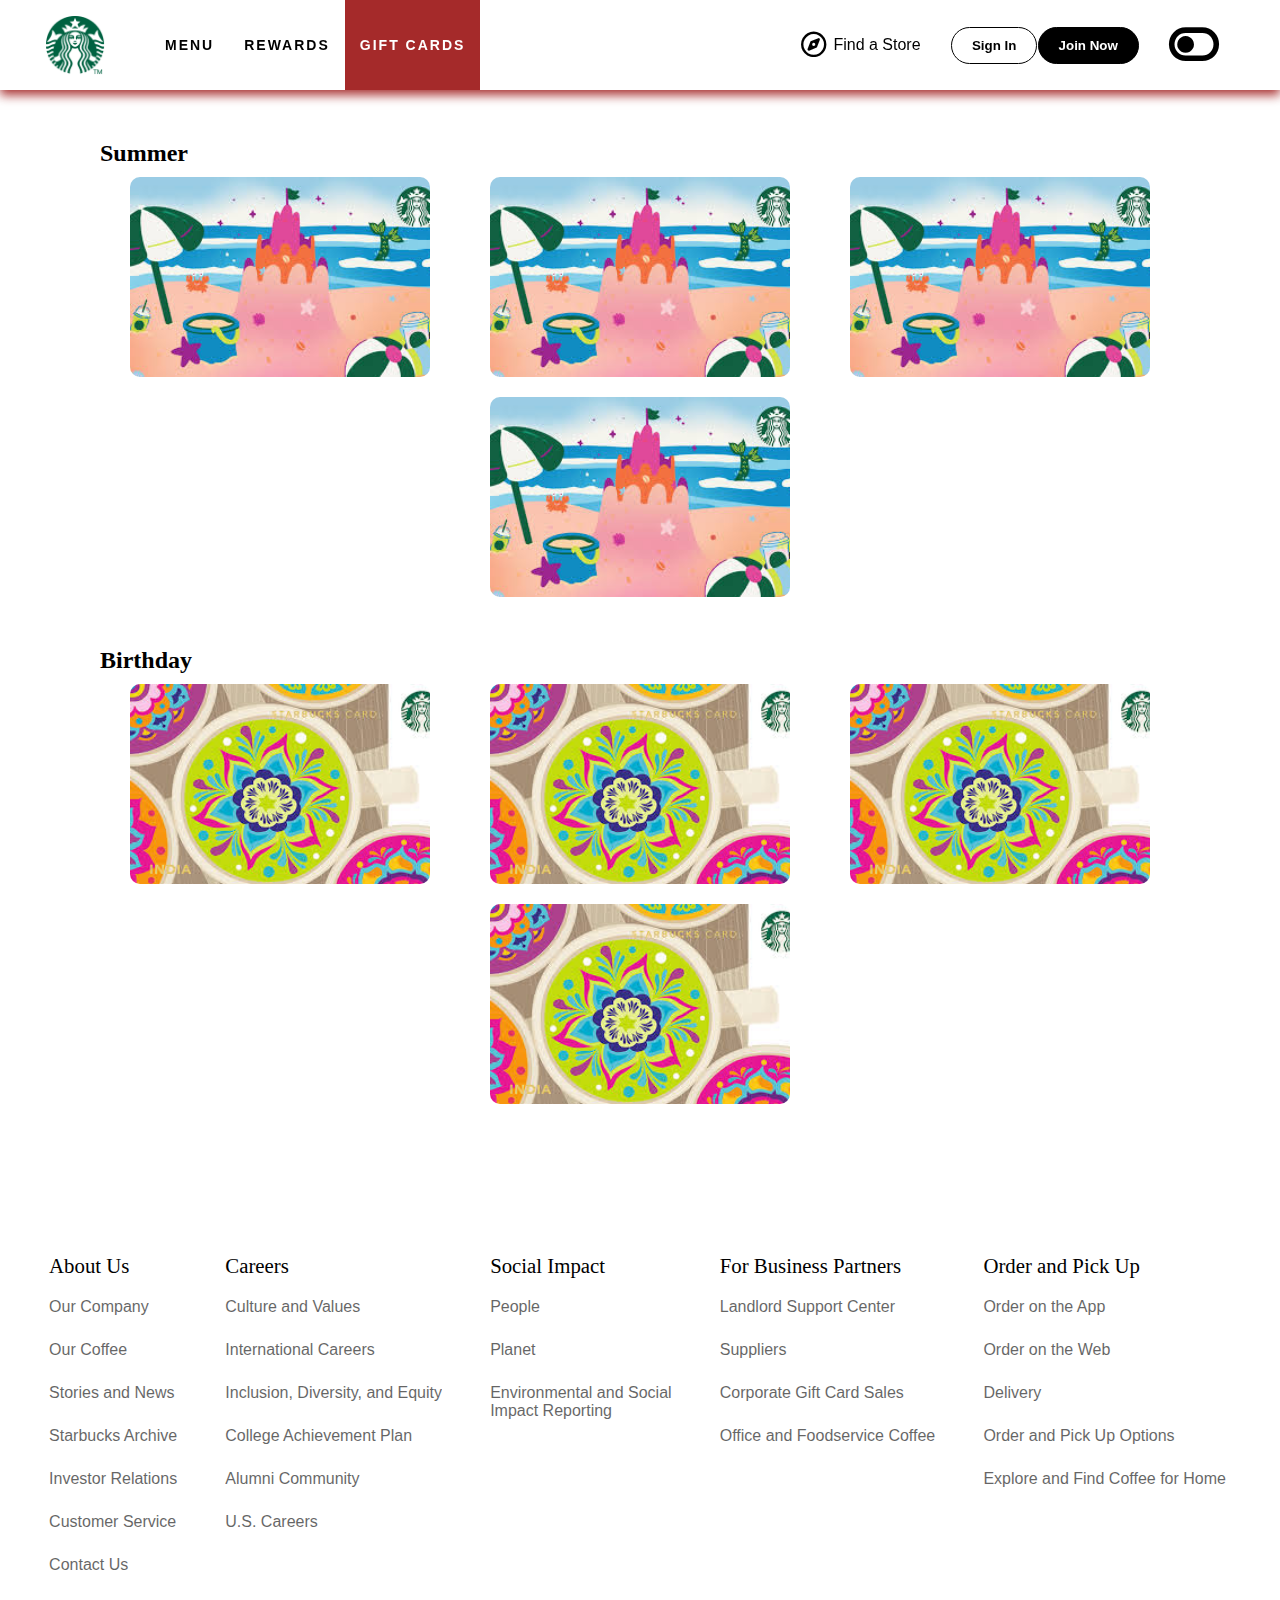
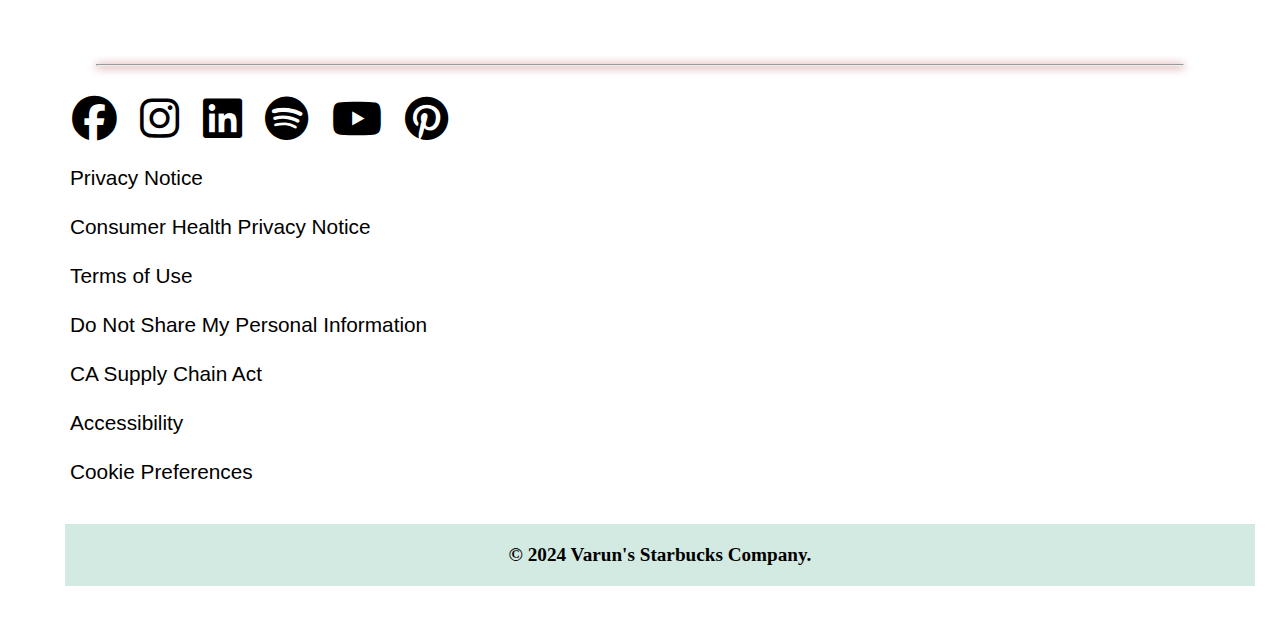
<file: giftcard.html>
<!DOCTYPE html>
<html lang="en">
<head>
    <meta charset="UTF-8">
    <meta name="viewport" content="width=device-width, initial-scale=1.0">

    <link rel="shortcut icon" href="StarBucks_logo.png" type="image/x-icon">
    <title>Gift Card: Starbucks Coffee Company</title>

    <link rel="stylesheet" href="style.css">
    <link rel="stylesheet" href="giftcard.css">
    <link rel="stylesheet" href="mediaquery.css">
    <link rel="stylesheet" href="https://cdnjs.cloudflare.com/ajax/libs/font-awesome/6.6.0/css/all.min.css">
</head>
<body>
    <input type="checkbox" name="darkmode" id="darkmode">
    <div class="navBar">
        <div class="logo">
            <div class="logobox"></div>
        </div>
            <div class="itemsLeft">
                <span class="navLeft"><a href="menu.html">MENU</a></span>
                <span class="navLeft"><a href="rewards.html">REWARDS</a></span>
                <span class="navLeft" id="giftcard-pg-gc"><a href="giftcard.html">GIFT CARDS</a></span>
            </div>

            <div class="itemsRight">

                <div class="findStore">
                    <span class="loc-logo"><i class="fa-regular fa-compass"></i></span>
                    <span class="fstext">Find a Store</span>
                </div>

                <button id="signIn">Sign In</button>
        
                <button id="joinNow">Join Now</button>

                <div class="darklightMode">
                    <label for="darkmode"><i class="fa-solid fa-toggle-off" id="off"></i></label>
                    <label for="darkmode"><i class="fa-solid fa-toggle-on" id="on"></i></label>
                </div>
                <span class="hamburgerMenu"><i class="fa-solid fa-bars"></i></span>
                <div class="hamMenu-box" id="hamMenu-box">
                    <ul>
                        <li class="ham-box-items"><a href="index.html">Home</a></li>
                        <li class="ham-box-items"><a href="">Sign In</a></li>
                        <li class="ham-box-items"><a href="">Join Now</a></li>
                        <li class="ham-box-items"><a href="findStore.html">Find Store <i class="fa-regular fa-compass"></i></a></li>
                    </ul>
                </div>
            </div>
    </div>

    <input type="checkbox" name="darkmode" id="darkmode">
    <div class="main-content">

       
        <div class="gift-card-main-box">
            <h2>Summer </h2>
            <div class="summer-gift-card">
                <div class="s-gift-card"></div>
                <div class="s-gift-card"></div>
                <div class="s-gift-card"></div>
                <div class="s-gift-card"></div>
            </div>

            <h2>Birthday </h2>
            <div class="birthday-gift-card">
                <div class="hb-gift-card"></div>
                <div class="hb-gift-card"></div>
                <div class="hb-gift-card"></div>
                <div class="hb-gift-card"></div>
            </div>
        </div>

        <div class="footer">
            <div class="aboutUs">
                <h2>About Us</h2>
                <ul>
                    <li>Our Company</li>
                    <li>Our Coffee</li>
                    <li>Stories and News</li>
                    <li>Starbucks Archive</li>
                    <li>Investor Relations</li>
                    <li>Customer Service</li>
                    <li>Contact Us</li>
                </ul>
            </div>
            <div class="careers">
                <h2>Careers</h2>
                <ul>
                    <li>Culture and Values</li>
                    <li>International Careers</li>
                    <li>Inclusion, Diversity, and Equity</li>
                    <li>College Achievement Plan</li>
                    <li>Alumni Community</li>
                    <li> U.S. Careers</li>
                </ul>
            </div>
            <div class="socials">
                <h2>Social Impact</h2>
                <ul>
                    <li>People</li>
                    <li>Planet</li>
                    <li>Environmental and Social<br> Impact Reporting</li>
                </ul>
            </div>
            <div class="business">
                <h2>For Business Partners</h2>
                <ul>
                    <li>Landlord Support Center</li>
                    <li>Suppliers</li>
                    <li>Corporate Gift Card Sales</li>
                    <li>Office and Foodservice Coffee</li>
                </ul>
            </div>
            <div class="orders">
                <h2>Order and Pick Up</h2>
                <ul>
                    <li>Order on the App</li>
                    <li>Order on the Web</li>
                    <li>Delivery</li>
                    <li>Order and Pick Up Options</li>
                    <li>Explore and Find Coffee for Home</li>
                </ul>
            </div>
        </div>
        <hr>
        <div class="footer-main">
            <ul>
                <li>
                    <div class="contact-logos" id="logo-contact">
                        <div><i class="fa-brands fa-facebook"></i></div>
                        <div><i class="fa-brands fa-instagram"></i></div>
                        <div><i class="fa-brands fa-linkedin"></i></div>
                        <div><i class="fa-brands fa-spotify"></i></div>
                        <div><i class="fa-brands fa-youtube"></i></div>
                        <div><i class="fa-brands fa-pinterest"></i></div>
                    </div>
                </li>
                <li><a href="">Privacy Notice</a></li>
                <li><a href="">Consumer Health Privacy Notice</a></li>
                <li><a href="">Terms of Use</a></li>
                <li><a href="">Do Not Share My Personal Information</a></li>
                <li><a href="">CA Supply Chain Act</a></li>
                <li><a href="">Accessibility</a></li>
                <li><a href="">Cookie Preferences</a></li>
                <li id="copyright">&copy; 2024 Varun's Starbucks Company.</li>
            </ul>
        </div>

    </div>
</body>
</html>
</body>
</html>
</file>
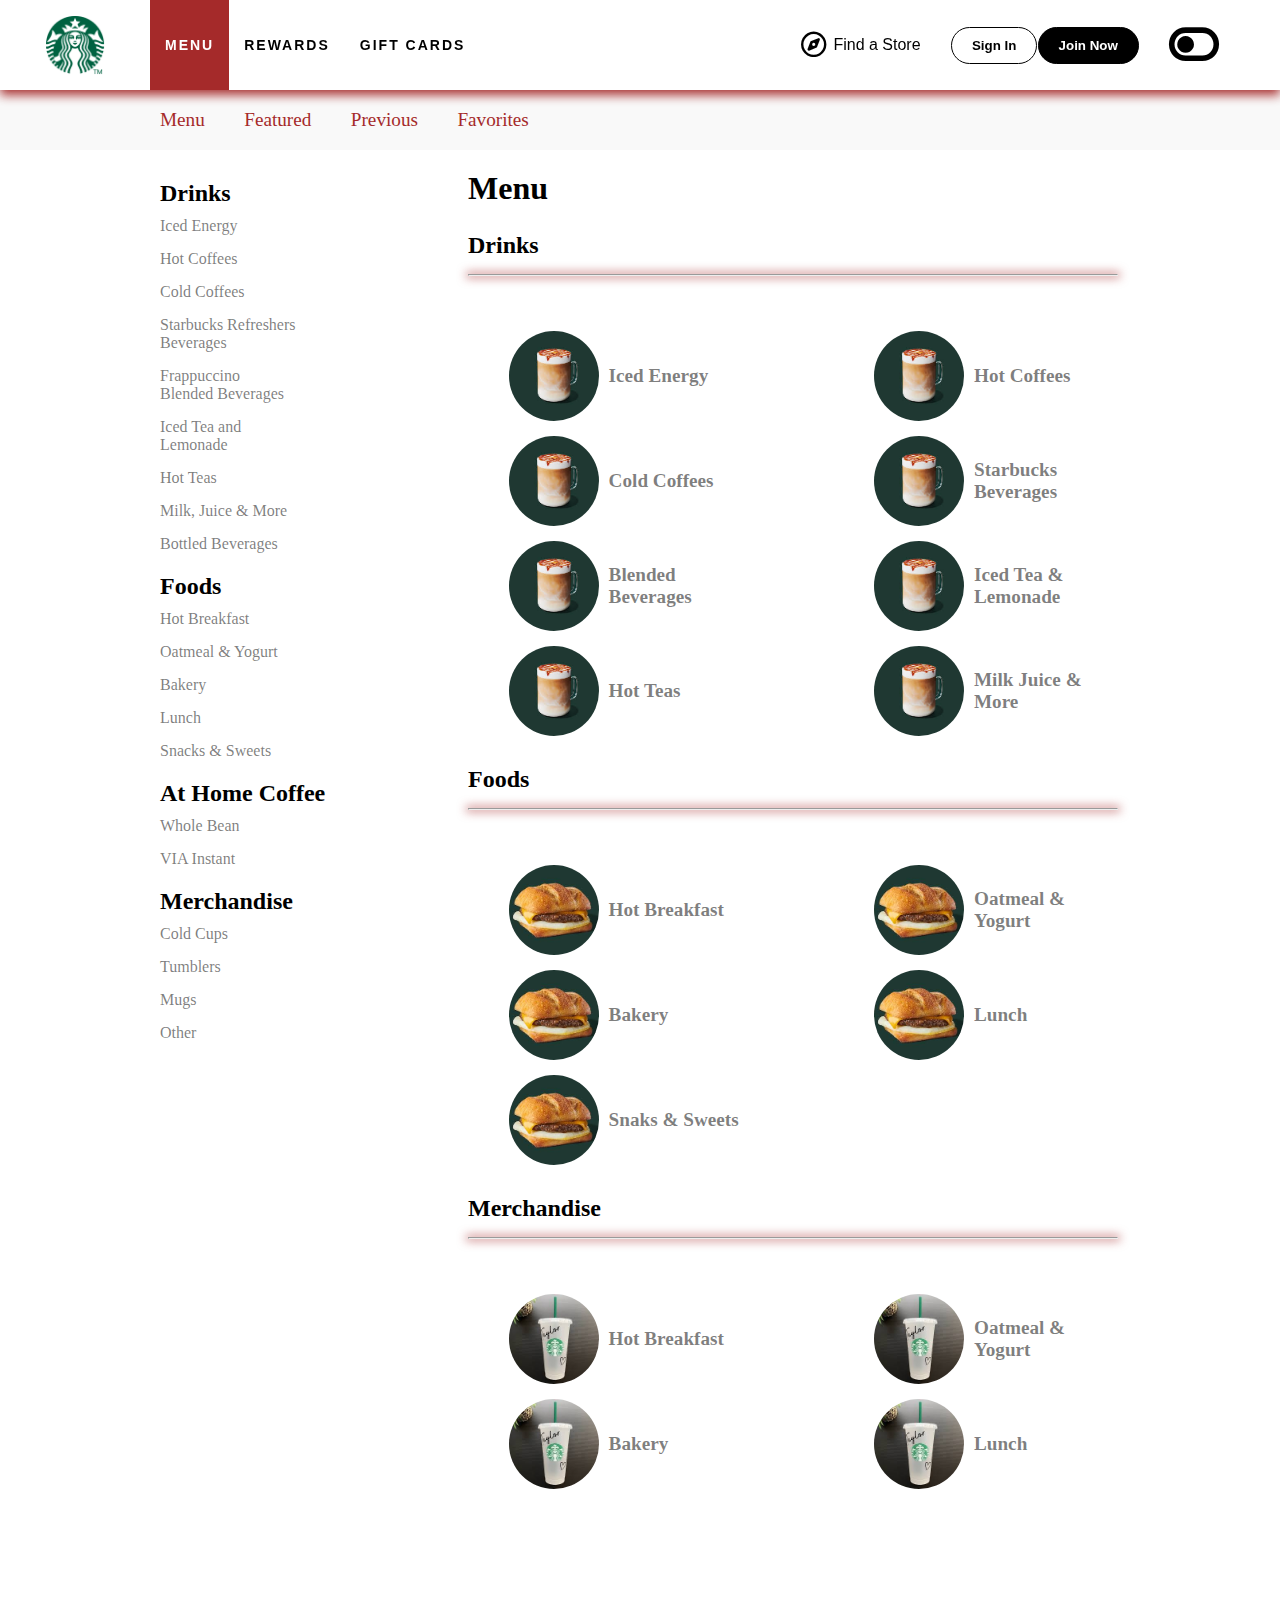
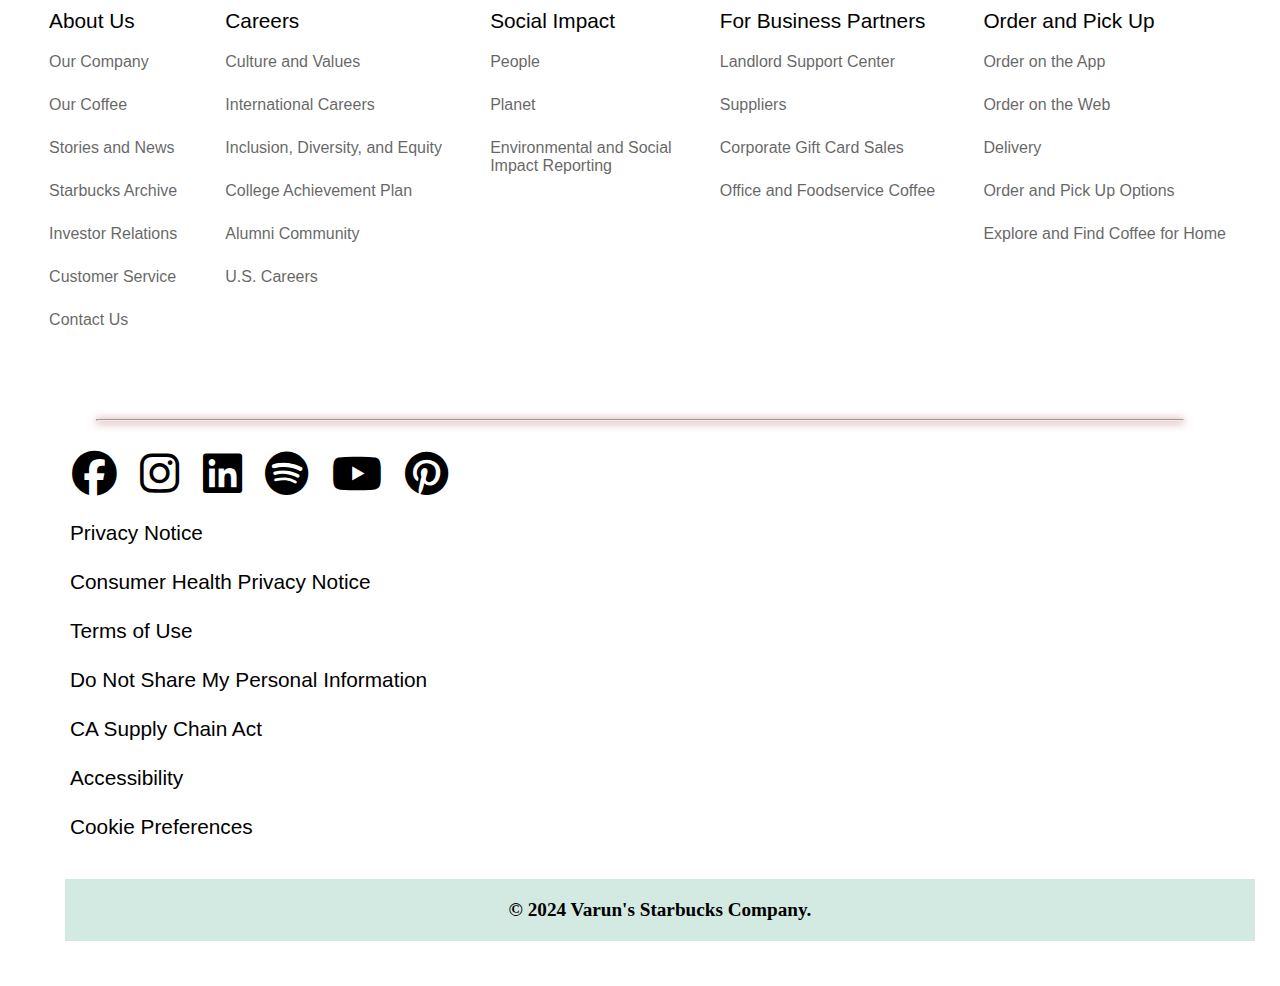
<file: menu.html>
<!DOCTYPE html>
<html lang="en">
<head>
    <meta charset="UTF-8">
    <meta name="viewport" content="width=device-width, initial-scale=1.0">

    <link rel="shortcut icon" href="StarBucks_logo.png" type="image/x-icon">
    <title>Menu: Starbucks Coffee Company</title>

    <link rel="stylesheet" href="style.css">
    <link rel="stylesheet" href="menu.css">
    <link rel="stylesheet" href="mediaquery.css">
    <link rel="stylesheet" href="https://cdnjs.cloudflare.com/ajax/libs/font-awesome/6.6.0/css/all.min.css">
</head>
<body>
    <input type="checkbox" name="darkmode" id="darkmode">
    <div class="navBar">
        <div class="logo">
            <div class="logobox"></div>
        </div>
            <div class="itemsLeft">
                <span class="navLeft" id="menu-menupg"><a href="menu.html">MENU</a></span>
                <span class="navLeft"><a href="rewards.html">REWARDS</a></span>
                <span class="navLeft"><a href="giftcard.html">GIFT CARDS</a></span>
            </div>

            <div class="itemsRight">

                <div class="findStore">
                    <span class="loc-logo"><i class="fa-regular fa-compass"></i></span>
                    <span class="fstext">Find a Store</span>
                </div>

                <button id="signIn">Sign In</button>
               
                <button id="joinNow">Join Now</button>

                <div class="darklightMode">
                    <label for="darkmode"><i class="fa-solid fa-toggle-off" id="off"></i></label>
                    <label for="darkmode"><i class="fa-solid fa-toggle-on" id="on"></i></label>
                </div>
                <span class="hamburgerMenu"><i class="fa-solid fa-bars"></i></span>
                <div class="hamMenu-box" id="hamMenu-box">
                    <ul>
                        <li class="ham-box-items"><a href="index.html">Home</a></li>
                        <li class="ham-box-items"><a href="">Sign In</a></li>
                        <li class="ham-box-items"><a href="">Join Now</a></li>
                        <li class="ham-box-items"><a href="findStore.html">Find Store <i class="fa-regular fa-compass"></i></a></li>
                    </ul>
                </div>
            </div>
    </div>

    <input type="checkbox" name="darkmode" id="darkmode">
    <div class="main-content">

        <div class="navbar-of-menupage">
            <div class="contains-link">
                <a href="">Menu</a>
                <a href="">Featured</a>
                <a href="">Previous</a>
                <a href="">Favorites</a>
            </div>
        </div>

        <div class="menu-items-box">
            <div class="drinks-menu-pg">
                <h2>Drinks</h2>
                <ul>
                    <li><a href="">Iced Energy</a></li>
                    <li><a href="">Hot Coffees</a></li>
                    <li><a href="">Cold Coffees</a></li>
                    <li><a href="">Starbucks Refreshers<br>Beverages</a></li>
                    <li><a href="">Frappuccino<br>Blended Beverages</a></li>
                    <li><a href="">Iced Tea and<br>Lemonade</a></li>
                    <li><a href="">Hot Teas</a></li>
                    <li><a href="">Milk, Juice & More</a></li>
                    <li><a href="">Bottled Beverages</a></li>
                </ul>

                <h2>Foods</h2>
                <ul>
                    <li><a href="">Hot Breakfast</a></li>
                    <li><a href="">Oatmeal & Yogurt</a></li>
                    <li><a href="">Bakery</a></li>
                    <li><a href="">Lunch</a></li>
                    <li><a href="">Snacks & Sweets</a></li>
                </ul>

                <h2>At Home Coffee</h2>
                <ul>
                    <li><a href="">Whole Bean</a></li>
                    <li><a href="">VIA Instant</a></li>
                </ul>

                <h2>Merchandise</h2>
                <ul>
                    <li><a href="">Cold Cups</a></li>
                    <li><a href="">Tumblers</a></li>
                    <li><a href="">Mugs</a></li>
                    <li><a href="">Other</a></li>
                </ul>
                
            </div>
            <div class="mainbox-menu-pg">
                <h1>Menu</h1>
                <h2>Drinks</h2>
                <hr id="mainbox-menu-pg-hr">
                <div class="mainbox-drinks">
                    <div class="drink-items">
                        <div class="items-row">
                            <div class="drinks-img"></div>
                            <div class="drinks-text">Iced Energy</div>
                        </div>
                        <div class="items-row">
                            <div class="drinks-img"></div>
                            <div class="drinks-text">Hot Coffees</div>
                        </div>
                    </div>
                    <div class="drink-items">
                        <div class="items-row">
                            <div class="drinks-img"></div>
                            <div class="drinks-text">Cold Coffees</div>
                        </div>
                        <div class="items-row">
                            <div class="drinks-img"></div>
                            <div class="drinks-text">Starbucks Beverages</div>
                        </div>
                    </div>
                    <div class="drink-items">
                        <div class="items-row">
                            <div class="drinks-img"></div>
                            <div class="drinks-text">Blended Beverages</div>
                        </div>
                        <div class="items-row">
                            <div class="drinks-img"></div>
                            <div class="drinks-text">Iced Tea & Lemonade</div>
                        </div>
                    </div>
                    <div class="drink-items">
                        <div class="items-row">
                            <div class="drinks-img"></div>
                            <div class="drinks-text">Hot Teas</div>
                        </div>
                        <div class="items-row">
                            <div class="drinks-img"></div>
                            <div class="drinks-text">Milk Juice & More</div>
                        </div>
                    </div>
                </div>

                <h2>Foods</h2>
                <hr id="mainbox-menu-pg-hr">
                <div class="mainbox-foods">
                    <div class="food-items">
                        <div class="items-row">
                            <div class="food-img"></div>
                            <div class="food-text">Hot Breakfast</div>
                        </div>
                        <div class="items-row">
                            <div class="food-img"></div>
                            <div class="food-text">Oatmeal & Yogurt</div>
                        </div>
                    </div>
                    <div class="drink-items">
                        <div class="items-row">
                            <div class="food-img"></div>
                            <div class="food-text">Bakery</div>
                        </div>
                        <div class="items-row">
                            <div class="food-img"></div>
                            <div class="food-text">Lunch</div>
                        </div>
                    </div>
                    <div class="drink-items">
                        <div class="items-row">
                            <div class="food-img"></div>
                            <div class="food-text">Snaks & Sweets</div>
                        </div>
                        <div class="items-row"></div>
                    </div>
                </div>

                <h2>Merchandise</h2>
                <hr id="mainbox-menu-pg-hr">
                <div class="mainbox-merchendise">
                    <div class="merchendise-items">
                        <div class="items-row">
                            <div class="merchendise-img"></div>
                            <div class="merchendise-text">Hot Breakfast</div>
                        </div>
                        <div class="items-row">
                            <div class="merchendise-img"></div>
                            <div class="merchendise-text">Oatmeal & Yogurt</div>
                        </div>
                    </div>
                    <div class="merchendise-items">
                        <div class="items-row">
                            <div class="merchendise-img"></div>
                            <div class="merchendise-text">Bakery</div>
                        </div>
                        <div class="items-row">
                            <div class="merchendise-img"></div>
                            <div class="merchendise-text">Lunch</div>
                        </div>
                    </div>
                </div>

            </div>
        </div>

        <div class="footer">
            <div class="aboutUs">
                <h2>About Us</h2>
                <ul>
                    <li>Our Company</li>
                    <li>Our Coffee</li>
                    <li>Stories and News</li>
                    <li>Starbucks Archive</li>
                    <li>Investor Relations</li>
                    <li>Customer Service</li>
                    <li>Contact Us</li>
                </ul>
            </div>
            <div class="careers">
                <h2>Careers</h2>
                <ul>
                    <li>Culture and Values</li>
                    <li>International Careers</li>
                    <li>Inclusion, Diversity, and Equity</li>
                    <li>College Achievement Plan</li>
                    <li>Alumni Community</li>
                    <li> U.S. Careers</li>
                </ul>
            </div>
            <div class="socials">
                <h2>Social Impact</h2>
                <ul>
                    <li>People</li>
                    <li>Planet</li>
                    <li>Environmental and Social<br> Impact Reporting</li>
                </ul>
            </div>
            <div class="business">
                <h2>For Business Partners</h2>
                <ul>
                    <li>Landlord Support Center</li>
                    <li>Suppliers</li>
                    <li>Corporate Gift Card Sales</li>
                    <li>Office and Foodservice Coffee</li>
                </ul>
            </div>
            <div class="orders">
                <h2>Order and Pick Up</h2>
                <ul>
                    <li>Order on the App</li>
                    <li>Order on the Web</li>
                    <li>Delivery</li>
                    <li>Order and Pick Up Options</li>
                    <li>Explore and Find Coffee for Home</li>
                </ul>
            </div>
        </div>
        <hr>
        <div class="footer-main">
            <ul>
                <li>
                    <div class="contact-logos" id="logo-contact">
                        <div><i class="fa-brands fa-facebook"></i></div>
                        <div><i class="fa-brands fa-instagram"></i></div>
                        <div><i class="fa-brands fa-linkedin"></i></div>
                        <div><i class="fa-brands fa-spotify"></i></div>
                        <div><i class="fa-brands fa-youtube"></i></div>
                        <div><i class="fa-brands fa-pinterest"></i></div>
                    </div>
                </li>
                <li><a href="">Privacy Notice</a></li>
                <li><a href="">Consumer Health Privacy Notice</a></li>
                <li><a href="">Terms of Use</a></li>
                <li><a href="">Do Not Share My Personal Information</a></li>
                <li><a href="">CA Supply Chain Act</a></li>
                <li><a href="">Accessibility</a></li>
                <li><a href="">Cookie Preferences</a></li>
                <li id="copyright">&copy; 2024 Varun's Starbucks Company.</li>
            </ul>
        </div>

    </div>
</body>
</html>
</file>
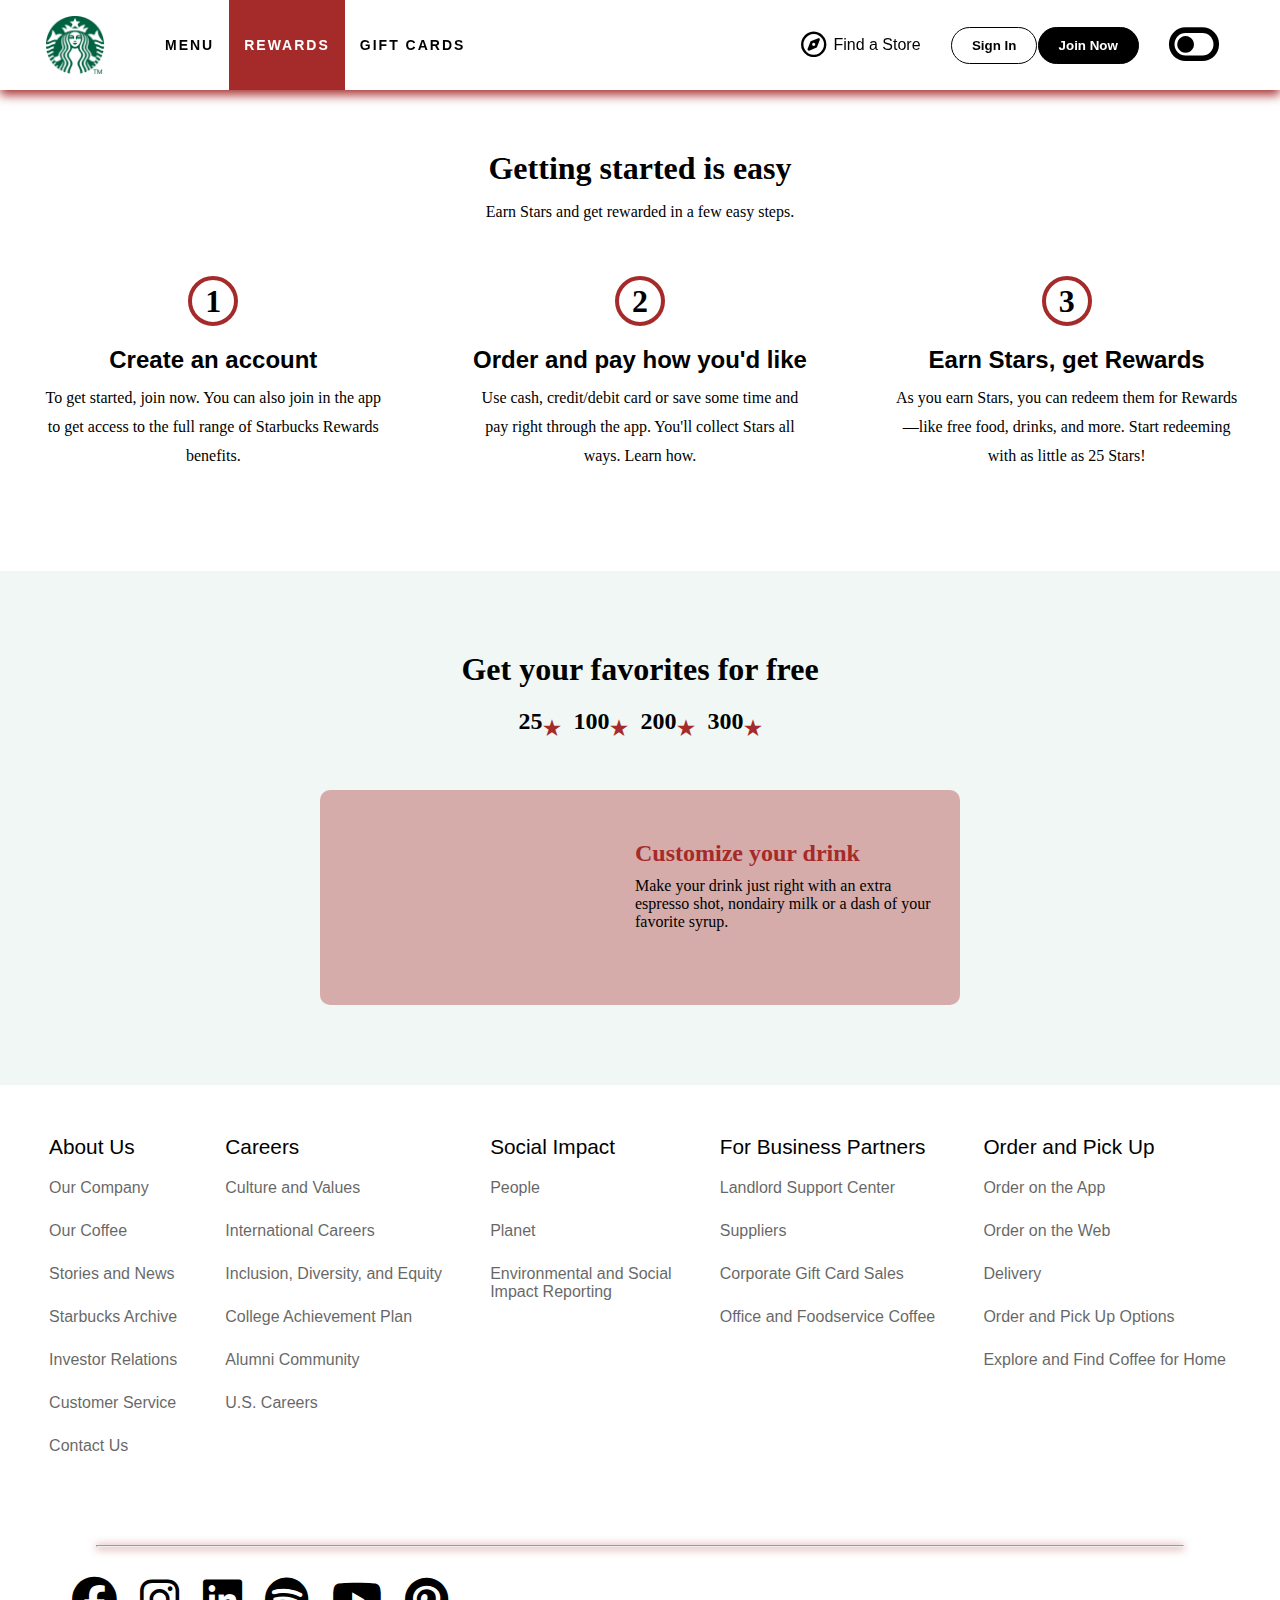
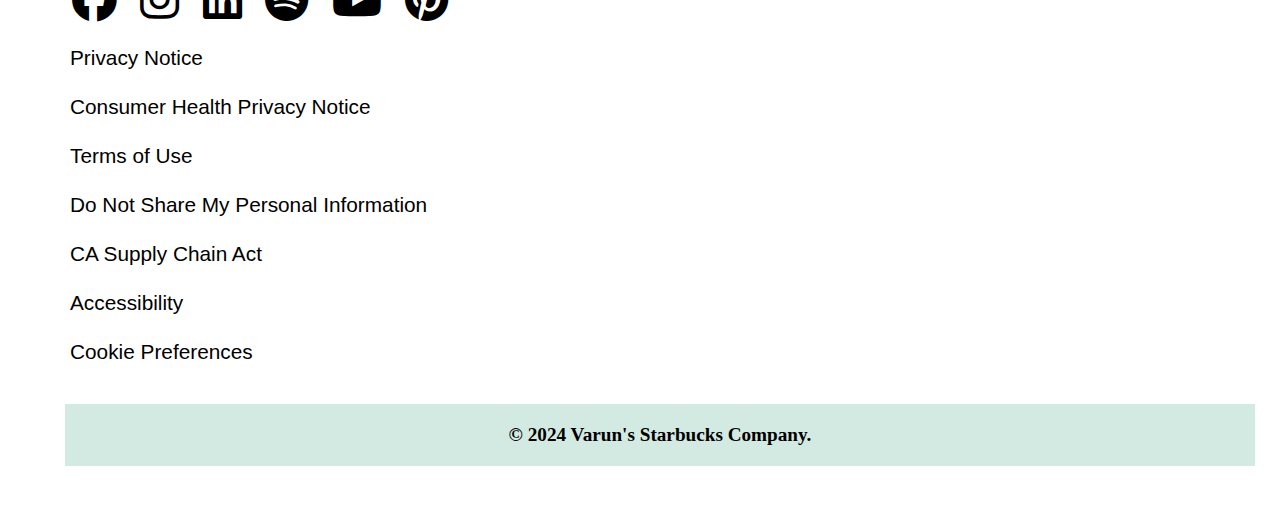
<file: rewards.html>
<!DOCTYPE html>
<html lang="en">
<head>
    <meta charset="UTF-8">
    <meta name="viewport" content="width=device-width, initial-scale=1.0">

    <link rel="shortcut icon" href="StarBucks_logo.png" type="image/x-icon">
    <title>Rewards: Starbucks Coffee Company</title>

    <link rel="stylesheet" href="style.css">
    <link rel="stylesheet" href="rewards.css">
    <link rel="stylesheet" href="mediaquery.css">
    <link rel="stylesheet" href="https://cdnjs.cloudflare.com/ajax/libs/font-awesome/6.6.0/css/all.min.css">
</head>
<body>
    <input type="checkbox" name="darkmode" id="darkmode">
    <div class="navBar">
        <div class="logo">
            <div class="logobox"></div>
        </div>

            <div class="itemsLeft">
                <span class="navLeft"><a href="menu.html">MENU</a></span>
                <span class="navLeft" id="rewards-pg-rewards"><a href="rewards.html">REWARDS</a></span>
                <span class="navLeft"><a href="giftcard.html">GIFT CARDS</a></span>
            </div>

            <div class="itemsRight">

                <div class="findStore">
                    <span class="loc-logo"><i class="fa-regular fa-compass"></i></span>
                    <span class="fstext">Find a Store</span>
                </div>

                <button id="signIn">Sign In</button>

                <button id="joinNow">Join Now</button>

                <div class="darklightMode">
                    <label for="darkmode"><i class="fa-solid fa-toggle-off" id="off"></i></label>
                    <label for="darkmode"><i class="fa-solid fa-toggle-on" id="on"></i></label>
                </div>
                <span class="hamburgerMenu"><i class="fa-solid fa-bars"></i></span>
                <div class="hamMenu-box" id="hamMenu-box">
                    <ul>
                        <li class="ham-box-items"><a href="index.html">Home</a></li>
                        <li class="ham-box-items"><a href="">Sign In</a></li>
                        <li class="ham-box-items"><a href="">Join Now</a></li>
                        <li class="ham-box-items"><a href="findStore.html">Find Store <i class="fa-regular fa-compass"></i></a></li>
                    </ul>
                </div>
            </div>
    </div>

    <input type="checkbox" name="darkmode" id="darkmode">
    <div class="main-content">

        <div class="content-rewards-box">
            <h1>Getting started is easy</h1>
            <p>Earn Stars and get rewarded in a few easy steps.</p>

            <div class="info-box-rewards-pg">
                <div class="inner-info-box">
                    <div id="info-box-img1">1</div>
                    <h2>Create an account</h2>
                    <p>To get started, join now. You can also join in the app<br>to get access to the full range of Starbucks Rewards<br>benefits.</p>
                </div>
                <div class="inner-info-box">
                    <div id="info-box-img1">2</div>
                    <h2>Order and pay how you'd like</h2>
                    <p>Use cash, credit/debit card or save some time and<br>pay right through the app. You'll collect Stars all<br>ways. Learn how.</p>
                </div>
                <div class="inner-info-box">
                    <div id="info-box-img1">3</div>
                    <h2>Earn Stars, get Rewards</h2>
                    <p>As you earn Stars, you can redeem them for Rewards<br>—like free food, drinks, and more. Start redeeming<br>with as little as 25 Stars!</p>
                </div>
            </div>
        </div>

        <div class="get-fav-items">
            <h1>Get your favorites for free</h1>
            <div class="item-star">
                <div class="star-no">25<sub>&bigstar;</sub></div>
                <div class="star-no">100<sub>&bigstar;</sub></div>
                <div class="star-no">200<sub>&bigstar;</sub></div>
                <div class="star-no">300<sub>&bigstar;</sub></div>
            </div>
            <div class="customize-drink">
                <div class="custom-drink-img"></div>
                <div class="custom-drink-txt">
                    <h2>Customize your drink</h2>
                    <p>Make your drink just right with an extra<br>espresso shot, nondairy milk or a dash of your<br>favorite syrup.</p>
                </div>
            </div>
        </div>

        <div class="footer">
            <div class="aboutUs">
                <h2>About Us</h2>
                <ul>
                    <li>Our Company</li>
                    <li>Our Coffee</li>
                    <li>Stories and News</li>
                    <li>Starbucks Archive</li>
                    <li>Investor Relations</li>
                    <li>Customer Service</li>
                    <li>Contact Us</li>
                </ul>
            </div>
            <div class="careers">
                <h2>Careers</h2>
                <ul>
                    <li>Culture and Values</li>
                    <li>International Careers</li>
                    <li>Inclusion, Diversity, and Equity</li>
                    <li>College Achievement Plan</li>
                    <li>Alumni Community</li>
                    <li> U.S. Careers</li>
                </ul>
            </div>
            <div class="socials">
                <h2>Social Impact</h2>
                <ul>
                    <li>People</li>
                    <li>Planet</li>
                    <li>Environmental and Social<br> Impact Reporting</li>
                </ul>
            </div>
            <div class="business">
                <h2>For Business Partners</h2>
                <ul>
                    <li>Landlord Support Center</li>
                    <li>Suppliers</li>
                    <li>Corporate Gift Card Sales</li>
                    <li>Office and Foodservice Coffee</li>
                </ul>
            </div>
            <div class="orders">
                <h2>Order and Pick Up</h2>
                <ul>
                    <li>Order on the App</li>
                    <li>Order on the Web</li>
                    <li>Delivery</li>
                    <li>Order and Pick Up Options</li>
                    <li>Explore and Find Coffee for Home</li>
                </ul>
            </div>
        </div>
        <hr>
        <div class="footer-main">
            <ul>
                <li>
                    <div class="contact-logos" id="logo-contact">
                        <div><i class="fa-brands fa-facebook"></i></div>
                        <div><i class="fa-brands fa-instagram"></i></div>
                        <div><i class="fa-brands fa-linkedin"></i></div>
                        <div><i class="fa-brands fa-spotify"></i></div>
                        <div><i class="fa-brands fa-youtube"></i></div>
                        <div><i class="fa-brands fa-pinterest"></i></div>
                    </div>
                </li>
                <li><a href="">Privacy Notice</a></li>
                <li><a href="">Consumer Health Privacy Notice</a></li>
                <li><a href="">Terms of Use</a></li>
                <li><a href="">Do Not Share My Personal Information</a></li>
                <li><a href="">CA Supply Chain Act</a></li>
                <li><a href="">Accessibility</a></li>
                <li><a href="">Cookie Preferences</a></li>
                <li id="copyright">&copy; 2024 Varun's Starbucks Company.</li>
            </ul>
        </div>

    </div>
</body>
</html>
</file>
<file: style.css>
*{
    margin: 0 auto;
    box-sizing: border-box;
    font-family: SoDoSans, "Helvetica Neue", Helvetica, Arial, sans-serif;
    
}
/* ----------------------- Navigation bar ----------------------- */

.navBar{
    height: 90px;
    width: 100%;
    box-shadow: 0px 5px 10px rgba(165, 42, 42, 0.956);
    position: sticky;
    top: 0px;
    z-index: 1;
    background-color: white;
    display: flex;
}
.logo{
    height: 90px;
    width: 150px;
    margin: 0;
    display: flex;
    justify-content: center;
    align-items: center;
}
.logobox{
    margin: 0;
    height: 60px;
    width: 60px;
    background-image: url("StarBucks_logo.png");
    background-repeat: no-repeat;
    background-size: contain;
}
.itemsLeft{
    display: flex;
    align-items: center;
    margin: 0;
    margin-right: 30%;
}
.navLeft{
    color: #000000DE;
    font-weight: 800;
    font-size: 14px;
    letter-spacing: 2px;
    height: 100%;
    padding: 0 15px;
    display: flex;
    align-items: center;
    justify-content: center;
}
.navLeft a{
    text-decoration: none;
    color: black;
}
.itemsRight{
    flex-grow: 2;
    height: 90px;
    display: flex;
    align-items: center;
    margin: 0;
    align-self: flex-end;
}
.loc-logo i{
    transform: scale(1.6);
}
.findStore{
    flex-basis: 150px;
}
.fstext{
    font-weight: 500;
    font-size: 1rem;
    margin-right: 30px;
    margin-left: 5px;
}
.itemsRight div{
    width: 110px;
    height: 100%;
    display: flex;
    align-items: center;
}
div>button {
    padding: 10px 20px;
    border-radius: 20px;
    border: 1px solid black;
    font-weight: 600;
    background-color: white;
}
#signIn{
    transition: 0.5s;
}
#joinNow{
    background-color: black;
    color: white;
    margin-left: 0;
    transition: 0.5s;
}

.darklightMode label i {
    transform: scale(2.8);
}
#off{
    margin-left: 30px;
}
.darklightMode label i:hover{
    cursor: pointer;
}
#on{
    margin-right: 30px;
    display: none;
}
input[type="checkbox"]:checked ~ .navBar #on{
    display:inline-block;
}
input[type="checkbox"]:checked ~ .navBar #off{
    display: none;
}
.hamburgerMenu{
    display: flex;
    align-items: center;
    height: 90px;
    width: 30px;
}
.hamburgerMenu i{
    display: none;
    cursor: pointer;
    transform: scale(2.4);
}
#hamMenu-box{
    display: none;
    position: absolute;
    width: 200px;
    background-color: brown;
    right: 20px;
    top: 90px;
    padding-top: 10px;
    height: 200px;
    border-radius: 10px;
    transition: 1s;
}
.hamMenu-box li{
    list-style: none;
    color: white;
    padding: 10px;
}
.hamMenu-box li a{
    color: white;
    font-size: 1.3rem;
    text-decoration: none;
}
.hamburgerMenu:hover ~ #hamMenu-box, #hamMenu-box:hover{
    display: inline-block;
}
#hamMenu-box a:hover{
    font-weight: 600;
    color: rgba(0, 0, 0, 0.495);
}

/* ----------------------- Cards Section ----------------------- */

.cards{
    width: 95%;
    padding-top: 50px;
}
.card1, .card2, .card3, .card4{
    display: flex;
    margin-bottom: 30px;
}
.card1-box, .card2-box, .card3-box, .card4-box{
    width: 50%;
    text-align: center;
    padding: 50px 80px;
    display: flex;
    flex-direction: column;
    justify-content: center;
    align-items: center;
}

.cards h1, .cards button{
    margin: 20px 0;
}
.cards p{
    font-size: 1.1rem;
    font-weight: 600;
    line-height: 1.5;
}
.cards button {
    color: white;
    border: 1px solid white;
    width: 150px;
    background-color: transparent;
}
#learn{
    color: black;
    border: 1px solid black;
}
.card1-img, .card2-img, .card3-img, .card4-img{
    width: 50%;
    background-size: cover;
}
.card1{
    color: white;
    height: 400px;
}
.card2{
    color: white;
    height: 600px;
    
}
.card3{
    color: black;
    height: 400px;
}
.card4{
    color: white;
    height: 620px;
}
.card1-img {
    background-image: url("https://content-prod-live.cert.starbucks.com/binary/v2/asset/137-93130.jpg");
}
.card2-img{
    background-image: url("https://content-prod-live.cert.starbucks.com/binary/v2/asset/137-92996.jpg");
}
.card3-img{
    background-image: url("https://content-prod-live.cert.starbucks.com/binary/v2/asset/137-92707.jpg");
}
.card4-img{
    background-image: url("egift.jpg");
}
.card1-box{
    background-color: #006241;
}
.card3-box{
    background-color: #d3eae2;
}
.card2-box, .card4-box{
    background-color: #a3029a;
}
.card2-box h1, .card4-box h1{
    font-size: 3rem;
}
.card2-box p, .card4-box p{
    font-size: 1.5rem;
    font-weight: 500;
    margin: 10px 0;
}
.card1-box h1, .card3-box h1{
    font-size: 3rem;
}
.card1-box p, .card3-box p{
    margin: 10px 0;
    font-size: 1.2rem;
    font-weight: 500;
}

/* ----------------------- Info Box ----------------------- */

.infobox{
    text-align: center;
    margin: 80px 0 50px 0;
    padding: 0px 100px;
    font-size: 1.3rem;
    line-height: 1.4;
}

/* ----------------------- Footer 1 ----------------------- */
.footer{
    width: 100%;
    display: flex;
    padding: 50px 200px 50px 5px;
}
.footer div{
    height: 360px;
}
.footer h2 {
    margin-bottom: 20px;
    font-weight: 500;
    font-size: 1.3rem;
    margin-left: 40px;
}

.footer ul li {
    list-style: none;
    opacity: 0.6;
    font-size: 1rem;
    margin-bottom: 25px;
    transition: 0.5s;
}
.footer ul li:hover{
    transform: translateX(10px);
    cursor: pointer;
    color: #a3029a;
}

hr{
    width: 85%;
    box-shadow: 0px 1px 8px brown;
}

/* ----------------------- Footer 2 ----------------------- */
.footer-main{
    width: 100%;
    height: 510px;
    padding: 30px 25px 0px 25px;
    margin-bottom: 50px;
}
.footer-main ul li {
    list-style: none;
    margin-bottom: 25px;
}
.footer-main .contact-logos{
    display: flex;
    width: 400px;
    justify-content: flex-start;
    margin-right: 78%;
}
.contact-logos i{
    transition: 0.5s;
    margin: 0px 10px 0px 0px;
    font-size: 2.8rem;
}
.contact-logos i:hover{
    cursor: pointer;
    transform: scale(1.2);
}
.footer-main ul li a{
    text-decoration: none;
    font-size: 1.3rem;
    color: black;
    padding-left: 5px;
}
#copyright{
    background-color: #d3eae2;
    padding: 20px 0;
    text-align: center;
    margin-top: 40px;
    font-weight: 600;
    font-family: cursive;
    font-size: 1.2rem;
    color: black;
}

/* ----------------------- Dark Mode & Effects ----------------------- */
.main-content{
    transition: 0.5s;
    padding-bottom: 5px;
}
input[type="checkbox"]:checked ~ .main-content{
    background-color: rgba(0, 0, 0, 0.926);
    color: rgba(255, 255, 255, 0.612);
}
input[type="checkbox"]:checked ~ .main-content a{
    color: rgba(255, 255, 255, 0.625);
}
input[type="checkbox"]:checked ~ .main-content a:hover{
    color: white;
}
input[type="checkbox"]{
    display: none;
}
input[type="checkbox"]:checked ~ .main-content div i, input[type="checkbox"]:checked ~ .main-content div h2{
    color: white;
}

.navLeft a:hover, .fstext:hover, .findStore:hover{
    color: brown;
    cursor: pointer;
}
#signIn:hover{
    background-color: black;
    color: white;
    cursor: pointer;
}
#joinNow:hover{
    color: black;
    background-color: white;
    border: 1px solid black;
    cursor: pointer;
}
button:hover{
    cursor: pointer;
}
</file>
<file: giftcard.css>
*{
    margin: 0 auto;
    box-sizing: border-box;
}
#giftcard-pg-gc{
    background-color: brown;
}
#giftcard-pg-gc a{
    color: white
}
.gift-card-main-box{
    width: 100%;
    padding: 50px 100px;
}
h2{
    font-family: cursive;
    margin-bottom: 10px;
}
.summer-gift-card, .birthday-gift-card{
    display: flex;
    flex-wrap: wrap;
    margin-bottom: 30px;
}
.s-gift-card{
    width: 300px;
    height: 200px;
    background-image: url("summergc.jpeg");
    background-size: cover;
    border-radius: 10px;
    margin-bottom: 20px;
    transition: 0.5s;
}
.hb-gift-card{
    width: 300px;
    height: 200px;
    background-image: url("hbgc.jpeg");
    background-size: cover;
    border-radius: 10px;
    margin-bottom: 20px;
    transition: 0.5s;
}
.s-gift-card:hover, .hb-gift-card:hover{
    box-shadow: 0px 0px 10px 2px rgba(165, 42, 42, 0.841);
    cursor: pointer;
    transform: scale(1.05);
}

input[type="checkbox"]:checked ~ .main-content .gift-card-main-box h2{
    color: rgba(255, 255, 255, 0.738);
}
input[type="checkbox"]:checked ~ .main-content .s-gift-card:hover{
    box-shadow: 0px 0px 10px 2px rgba(128, 128, 128, 0.964);
}
</file>
<file: mediaquery.css>
@media (max-width: 1440px) and (min-width:1270px){
    .itemsLeft{
        margin-right: 25%;
    }
    .footer{
        padding-right: 50px;
    }
}
@media (max-width: 1270px) and (min-width:1000px){
    .itemsLeft{
        margin-right: 5%;
    }
    #card2{
        height: 480px;
    }
    #card3{
        height: 340px;
    }
    #card4{
        height: 500px;
    }
    .footer{
        height: 500px;
        padding: 50px 20px 50px 5px;
    }
}
@media (max-width:1000px) and (min-width: 625px){
    #signIn, #joinNow, .loc-logo i, .fstext, .findStore{
        display: none;
    }
    .findStore{
        flex-basis: 0px;
    }
    .hamburgerMenu i{
        display: inline-block;
    }
    .itemsLeft{
        margin-right: 15%;
    }
    .darklightMode{
        margin: 0;
    }
    .cards{
        display: flex;
        align-items: center;
        justify-content: center;
        flex-direction: row;
        flex-wrap: wrap;
    }
    .card1, .card2, .card3, .card4{
        display: flex;
        flex-direction: column;
        width: 500px;
        height: 750px;
        margin: 20px 20px;
    }
    .card1-box, .card2-box, .card3-box, .card4-box{
        width: 100%;
        padding: 30px 50px;
    }
    .card1-img, .card2-img, .card3-img, .card4-img{
        height: 400px;
        width: 500px;
        background-size: cover;
        background-repeat: no-repeat;
    }
    .card3-img{
        background-size: contain;
    }
    .infobox{
        padding: 0px 40px;
        text-align: justify;
    }
    .footer{
        padding: 50px 10px 50px 5px;
        margin-bottom: 20px;
    }
}
@media (max-width:800px){
    #signIn, #joinNow, .loc-logo i, .fstext, .findStore{
        display: none;
    }
    .findStore{
        margin: 0;
        flex-basis: 0px;
    }
    .hamburgerMenu i{
        display: inline-block;
    }
    .itemsLeft{
        margin-right: 0;
    }
    .darklightMode{
        margin: 0;
    }
    .footer{
        flex-wrap: wrap;
        padding: 50px 40px 50px 5px;
    }
    .infobox{
        padding: 0 35px;
        text-align: justify;
    }
    .footer div{
        width: 300px;
        height: 360px;
        margin-bottom: 20px;
        margin: 0;
    }
    .footer .socials,.footer .business, .footer .orders{
        height: 250px;
    }
}
@media (max-width:620px){
    .navBar{
        width: 700px;
        height: 80px;
        margin: 0;
    }
    .logobox{
        width: 40px;
        height: 40px;
    }
    .logo{
        margin-left: 20px;
        margin-right: 20px;
    }
    .itemsLeft{
        margin-right: 10%;
    }
    .main-content{
        width: 700px;
    }
    .darklightMode label i {
        transform: scale(1.7);
    }
    .hamburgerMenu i{
        transform: scale(1.5);
    }
    .cards{
        display: flex;
        align-items: center;
        justify-content: center;
        flex-direction: row;
        flex-wrap: wrap;
    }
    .card1, .card2, .card3, .card4{
        display: flex;
        flex-direction: column;
        width: 550px;
        height: 780px;
        margin: 20px 20px;
    }
    .card1-box, .card2-box, .card3-box, .card4-box{
        width: 100%;
        padding: 30px 50px;
    }
    .card1-img, .card2-img, .card3-img, .card4-img{
        height: 350px;
        width: 550px;
        background-size: cover;
        background-repeat: no-repeat;
    }
    .card3-img{
        background-size: contain;
    }
    .infobox{
        padding: 0px 40px;
        text-align: justify;
    }
}
</file>
<file: menu.css>
*{
    margin: 0 auto;
    box-sizing: border-box;
}
/* Navbar */
#menu-menupg{
    background-color: brown;
}
#menu-menupg a{
    color: white;
}
.navbar-of-menupage{
    height: 60px;
    width: 100%;
    background-color: #F9F9F9;
    display: flex;
    align-items: center;
    position: relative;
}
.contains-link{
    position: absolute;
    left: 10rem;
}
.contains-link a{
    margin-right: 35px;
    text-decoration: none;
    font-size: 1.2rem;
    color: brown;
    font-family: cursive;
}
.contains-link a:hover{
    color: #a3029a;
    text-decoration: underline;
}

/* Drinks & Menu Box */
.menu-items-box{
    width: 100%;
    padding: 0 0 0 7.5rem;
    display: flex;
}
.drinks-menu-pg{
    padding-top: 30px;
    width: 30%;
}
.drinks-menu-pg h2{
    font-family: cursive;
    padding-left: 2.5rem;
    padding-bottom: 10px;
}
.drinks-menu-pg ul{
    margin-bottom: 20px;
}
.drinks-menu-pg li{
    transition: 0.6s ease;
    list-style: none;
    margin-bottom: 15px;
}
.drinks-menu-pg li a{
    text-decoration: none;
    font-family: cursive;
    color: rgba(0, 0, 0, 0.518);
}
.drinks-menu-pg li:hover, .drinks-menu-pg a:hover{
    color: black;
    transform: translateX(15px);
}
.mainbox-menu-pg{
    width: 70%;
}

/* Menu */
.mainbox-menu-pg h1, .mainbox-menu-pg h2{
    font-family: cursive;
    padding: 20px 0px 5px 0;
}
#mainbox-menu-pg-hr{
    box-shadow: 0px 0px 10px 2px rgba(165, 42, 42, 0.551);
    margin: 10px 0px 20px 0;
    width: 80%;
}
.mainbox-drinks, .mainbox-foods, .mainbox-merchendise{
    width: 90%;
    margin-top: 50px;
    display: flex;
    flex-direction: column;
}
.drink-items, .food-items, .merchendise-items{
    display: flex;
    height: 100px;
    width: 100%;
    margin-bottom: 5px;
}
.items-row{
    width: 50%;
    display: flex;
    justify-content: flex-start;
    align-items: center; 
}
.drinks-text, .food-text, .merchendise-text{
    font-family: cursive;
    font-size: 1.2rem;
    width: 150px;
    color: rgba(0, 0, 0, 0.518);
    font-weight: 600;
    margin-left: 10px;
}
.drinks-img{
    background-image: url("coldcoffee.jpeg");
    background-size: cover;
}

.drinks-img, .food-img, .merchendise-img{
    margin: 0;
    height: 90px;
    width: 90px;
    border-radius: 50%;
    background-size: cover;
}
.food-img{
    background-image: url("download.jpeg");
    background-size: cover;
}
.merchendise-img{
    background-image: url("merchendise.jpeg");
    background-size: cover;
}
.mainbox-merchendise{
    margin-bottom: 60px;
}



/* Dark Mode */
input[type="checkbox"]:checked ~ .main-content .contains-link a{
    color: black;
}
input[type="checkbox"]:checked ~ .main-content .contains-link a:hover{
    color: #a3029a;
    text-decoration: underline;
}
input[type="checkbox"]:checked ~ .main-content .drinks-text{
    color: white;
}
input[type="checkbox"]:checked ~ .main-content .food-text{
    color: white;
}
input[type="checkbox"]:checked ~ .main-content .merchendise-text{
    color: white;
}
@media (max-width: 800px) {
    .menu-items-box{
        padding-left: 20px;
    }
    .drinks-img, .food-img, .merchendise-img{
        height: 60px;
        width: 60px;
    }
}
</file>
<file: rewards.css>
*{
    margin: 0 auto;
    box-sizing: border-box;
}
#rewards-pg-rewards{
    background-color: brown;
}
#rewards-pg-rewards a{
    color: white;
}

/* Main Content */
.content-rewards-box{
    width: 100%;
    padding: 50px 0;
}
.content-rewards-box h1, .content-rewards-box p{
    text-align: center;
    font-family: cursive;
    line-height: 1.8;
}
.info-box-rewards-pg{
    display: flex;
    width: 100%;
    flex-wrap: wrap;
    margin: 50px 0;
}
.inner-info-box{
    width: 30%;
    text-align: center;
}
.inner-info-box div{
    height: 50px;
    width: 50px;
    border-radius: 50%;
    border: 4px solid brown;
    display: flex;
    align-items: center;
    justify-content: center;
    font-size: 2rem;
    font-weight: 600;
    font-family: cursive;
    margin-bottom: 20px;
}
.inner-info-box h2{
    margin-bottom: 10px;
}

/* Get Fav */

.get-fav-items{
    width: 100%;
    padding: 80px 0;
    background-color: #d3e8e154;
}
.get-fav-items h1{
    margin-bottom: 20px;
    font-family: cursive;
    text-align: center;
}
.item-star{
    width: 20%;
    margin: 0 auto;
    display: flex;
    margin-bottom: 50px;
}
.star-no{
    font-family: cursive;
    font-size: 1.5rem;
    font-weight: 700;
}
.star-no sub{
    color: brown;
}
.customize-drink{
    margin-top: 15px;
    display: flex;
    width: 50%;
    background-color: rgba(165, 42, 42, 0.364);
    padding: 0px 10px 15px 0;
    border-radius: 10px;
}
.customize-drink h2, .customize-drink p{
    margin-bottom: 10px;
    font-family: cursive;
}
.customize-drink h2{
    color: brown;
}
.custom-drink-img{
    height: 200px;
    background-image: url("https://www.starbucks.com/weblx/images/rewards/reward-tiers/25.png");
    background-size: contain;
    background-repeat: no-repeat;
}
.customize-drink div{
    width: 50%;
}
.custom-drink-txt{
    padding-top: 50px;
}

input[type="checkbox"]:checked ~ .main-content .get-fav-items h1{
    color: white;
}
input[type="checkbox"]:checked ~ .main-content .item-star sub{
    color: yellow;
}
@media (max-width:800px){
    .inner-info-box{
        width: 80%;
        margin-bottom: 25px;
    }
    .info-box-rewards-pg{
        flex-direction: column;
    }
}
</file>
